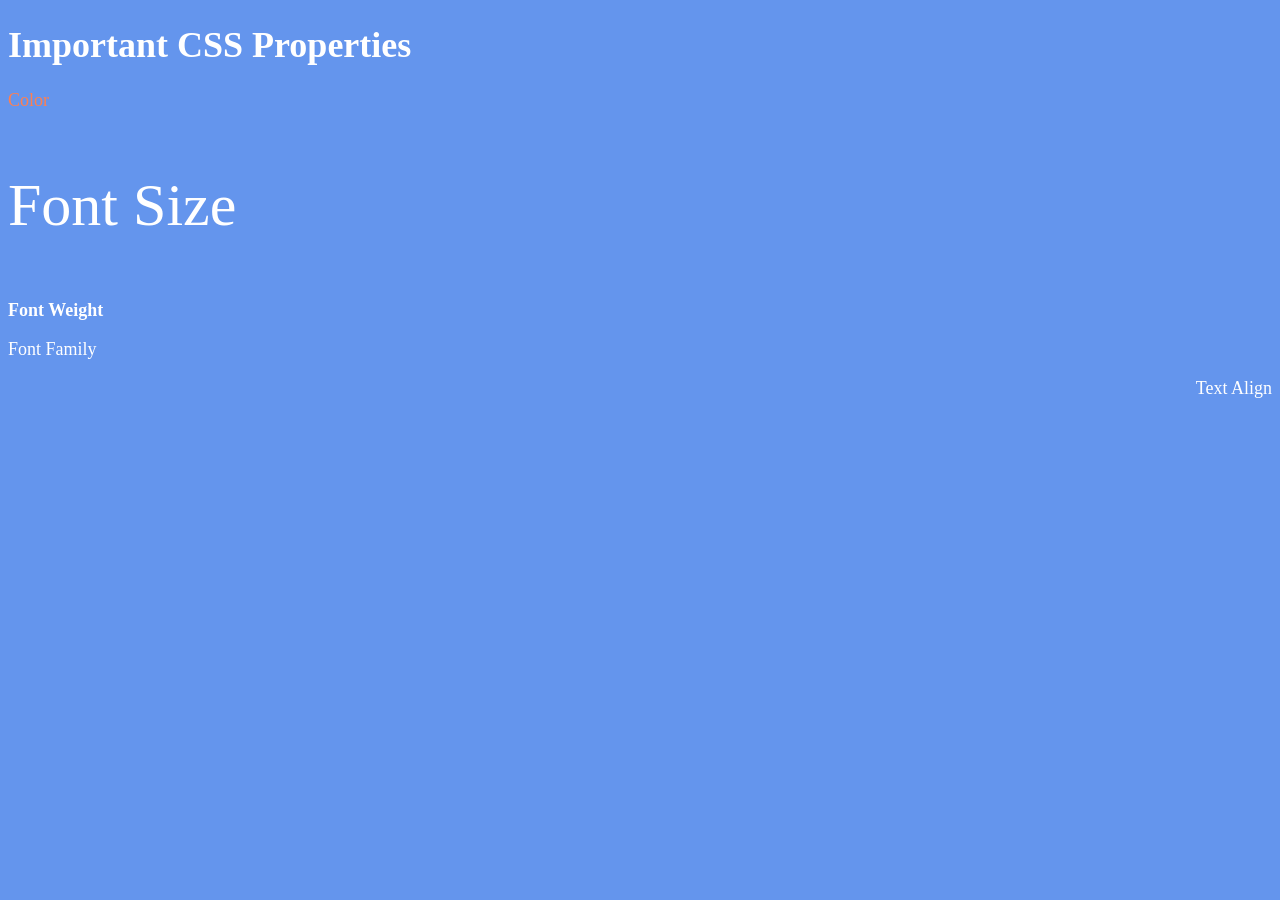
<file: 6.1+Font+Properties/index.html>
<!DOCTYPE html>
<html lang="en">

<head>
  <meta charset="UTF-8">
  <title>CSS Properties</title>
  <style>
    body {
      background-color: cornflowerblue;
      color: white;
      font-size: 18px;
    }

    /* Don't change the CSS above, add Your CSS below */
    #one{
      color: coral;
    }
    #size{
      color: white;
      font-size: 2rem; /* Assuming root font size is 16px, 2rem = 32px */
    }
    #weight{
      font-weight: 900;
    }
    #family{
      font-family: 'Caveat', cursive;
      font-weight: 400; /* Regular weight */
    }
    #align{
      text-align: right;
    }
    html {
      font-size: 30px; 
    }
    @import url('https://fonts.googleapis.com/css2?family=Caveat:wght@400&display=swap');

    
  </style>
</head>

<body>
  <h1>Important CSS Properties</h1>
  <p id="one">Color</p>
  <p id="size">Font Size</p>
  <p id="weight">Font Weight</p>
  <p id="family">Font Family</p>
  <p id="align">Text Align</p>

  <!-- TODOs
  1. Change the color of <p>Color</p> to "coral" color.
  2. Change the font size of <p>Font Size</p> to 2X the size of the root font size.
  3. Change the font weight of <p>Font Weight</p> to 900.
  4. Change the font family of <p>Font Family</p> to the Google font Caveat with regular (400) font weight.
  Link: https://fonts.google.com/specimen/Caveat
  5. Change the <p>Text Align</p> to right align.
  6. Change the the root (html element) font size to 30px -->
</body>

</html>
</file>
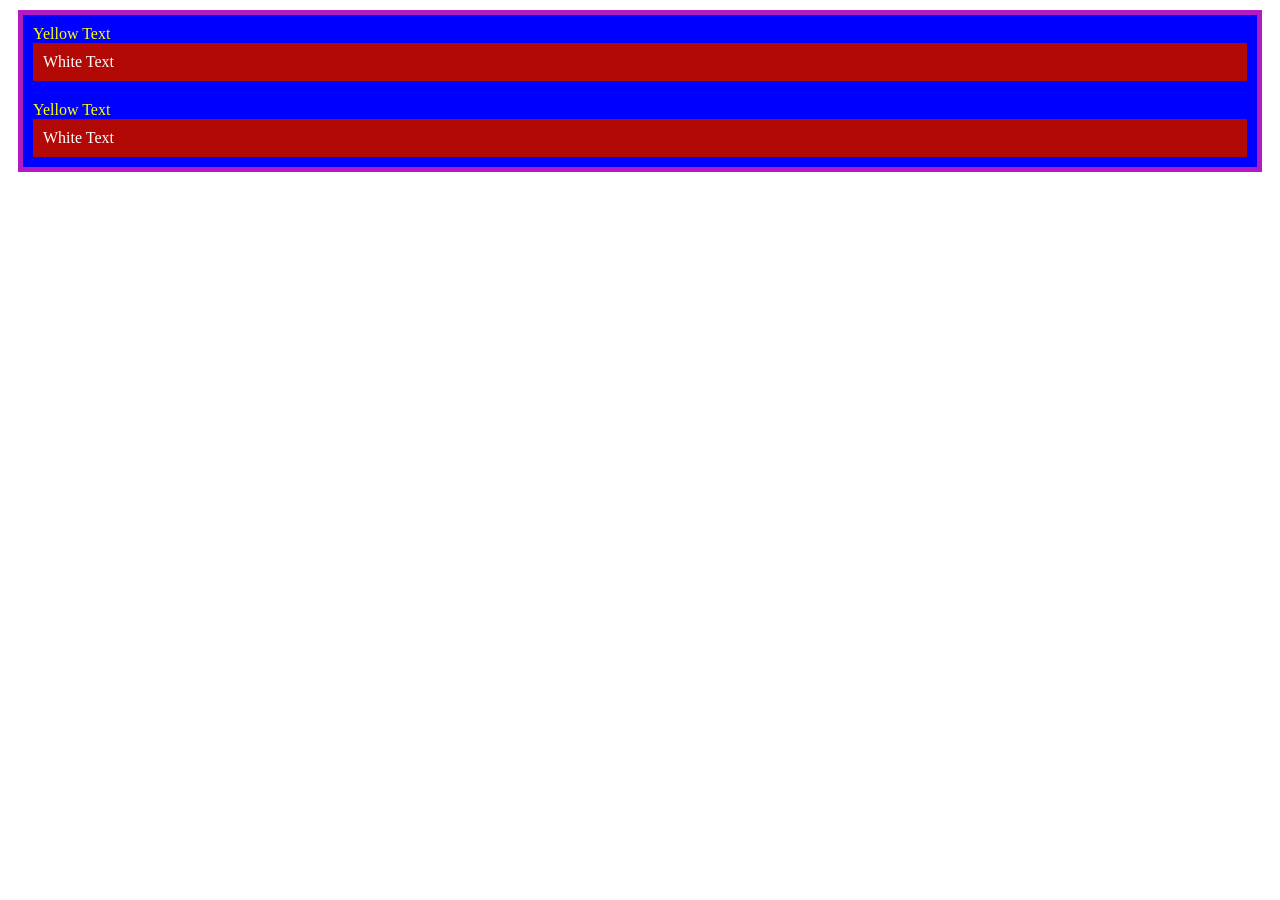
<file: 7.0+CSS+Cascade/index.html>
<!DOCTYPE html>
<html lang="en">

<head>
  <meta charset="UTF-8">
  <title>CSS Cascade</title>
  <link rel="stylesheet" href="./style.css">
  <style>
    .out-box {
      border: 5px solid rgb(178, 26, 198);
      margin: 10px;
      gap: 20px;
    }
    .inner-box{
      background-color: rgb(179, 9, 6);
    }
    .yelt{
      color: yellow;
    }
    .white-text{
      color: white;
    }
    

  </style>
</head>

<body>
  <div id="outer-box" class="out-box">
    <div class="box">
      <p id="yellowtext">Yellow Text</p>
      <div class="box inner-box">
        <p class="white-text">White Text</p>
      </div>
    </div>
    <div class="box">
      <p  id="Yelt">Yellow Text</p>
      <div class="box inner-box">
        <p class="white-text">White Text</p>
      </div>
    </div>
  </div>
</body>

</html>
</file>
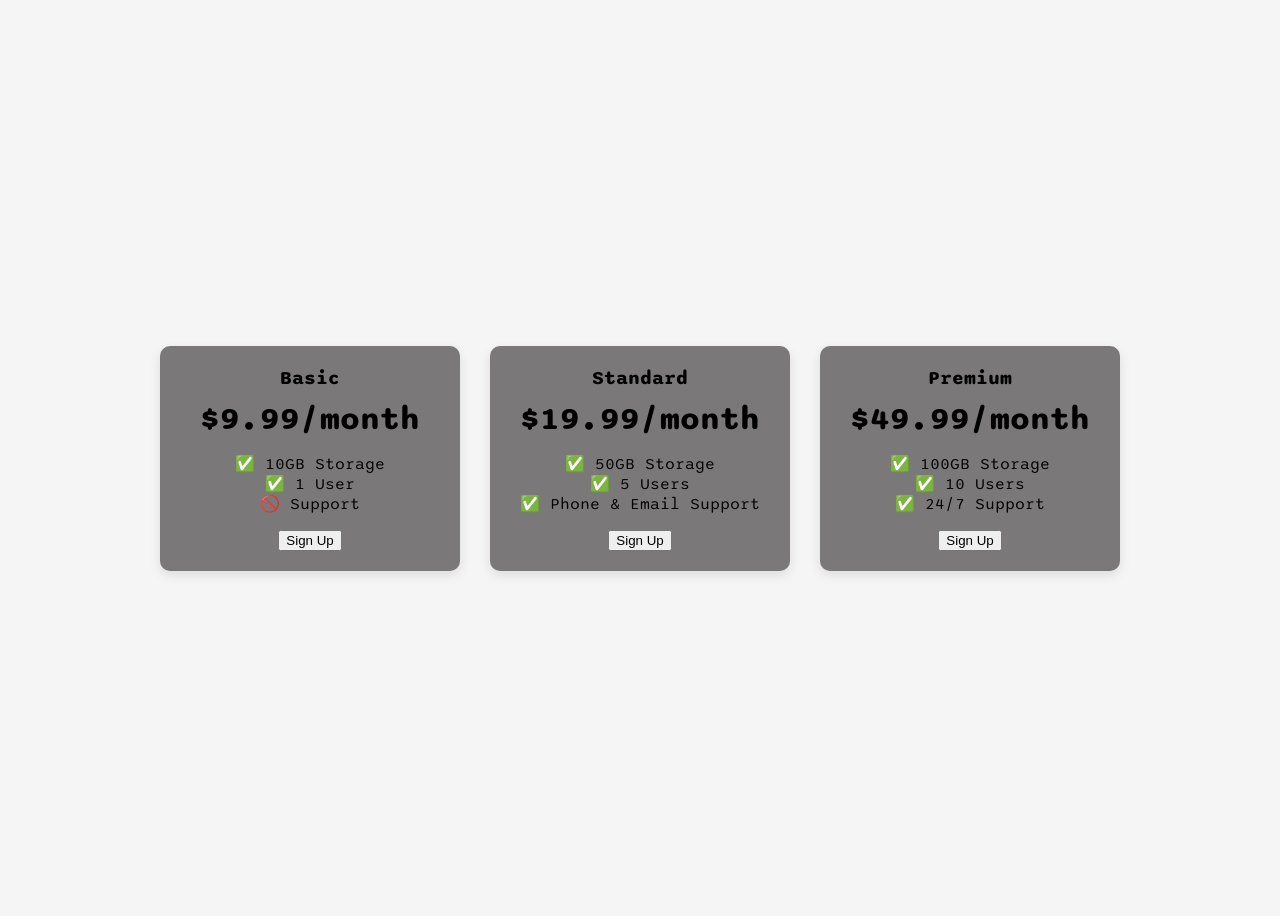
<file: 9.4+Flexbox+Pricing+Table+Project/index.html>
<!DOCTYPE html>
<html>
  <head>
    <title>Flexbox Pricing Table</title>
    <link rel="preconnect" href="https://fonts.googleapis.com" />
    <link rel="preconnect" href="https://fonts.gstatic.com" crossorigin />
    <link
      href="https://fonts.googleapis.com/css2?family=Sono:wght@400;700&display=swap"
      rel="stylesheet"
    />
    <style>
      body {
  font-family: "Sono", sans-serif;
  background-color: #f5f5f5;
}

/* MAIN CONTAINER */
.pricing-container {
  display: flex;                 /* 🔑 FLEXBOX */
    justify-content: center;       /* center horizontally */
  align-items: center;
  gap: 30px;                     /* space between cards */
  height: 100vh;
}

/* EACH PRICING CARD */
.pricing-plan {
  background-color: rgb(122, 120, 120);
  border-radius: 10px;
  padding: 20px;
  width: 260px;
  text-align: center;
  box-shadow: 0 4px 12px rgba(0, 0, 0, 0.1);
}

/* TITLE */
.plan-title {
  font-size: 1.2rem;
  font-weight: bold;
}

/* PRICE */
.plan-price {
  font-size: 2rem;
  font-weight: bold;
  margin: 10px 0;
}

/* FEATURES */
.plan-features {
  list-style: none;
  padding: 0;
 /,8mnbvcsgtqeQA
.plan-features li {
  margin-bottom: 10px;
}

/* BUTTON */
.plan-button {
  background-color: orange;
  color: white;
  border: none;
  padding: 10px 20px;
  border-radius: 6px;
  cursor: pointer;
}

/* RESPONSIVE (STACK ON SMALL SCREENS) */
@media (max-width: 1250px) {
  .pricing-container {
    flex-direction: column;
    height: auto;
  }
}
      
      
    </style>
  </head>

  <body>
    <div class="pricing-container">
      <div class="pricing-plan">
        <div class="plan-title">Basic</div>
        <div class="plan-price">$9.99/month</div>
        <ul class="plan-features">
          <li>✅ 10GB Storage</li>
          <li>✅ 1 User</li>
          <li>🚫 Support</li>
        </ul>
        <button class="plan-button">Sign Up</button>
      </div>
      <div class="pricing-plan">
        <div class="plan-title">Standard</div>
        <div class="plan-price">$19.99/month</div>
        <ul class="plan-features">
          <li>✅ 50GB Storage</li>
          <li>✅ 5 Users</li>
          <li>✅ Phone &amp; Email Support</li>
        </ul>
        <button class="plan-button">Sign Up</button>
      </div>
      <div class="pricing-plan">
        <div class="plan-title">Premium</div>
        <div class="plan-price">$49.99/month</div>
        <ul class="plan-features">
          <li>✅ 100GB Storage</li>
          <li>✅ 10 Users</li>
          <li>✅ 24/7 Support</li>
        </ul>
        <button class="plan-button">Sign Up</button>
      </div>
    </div>
  </body>
</html>
</file>
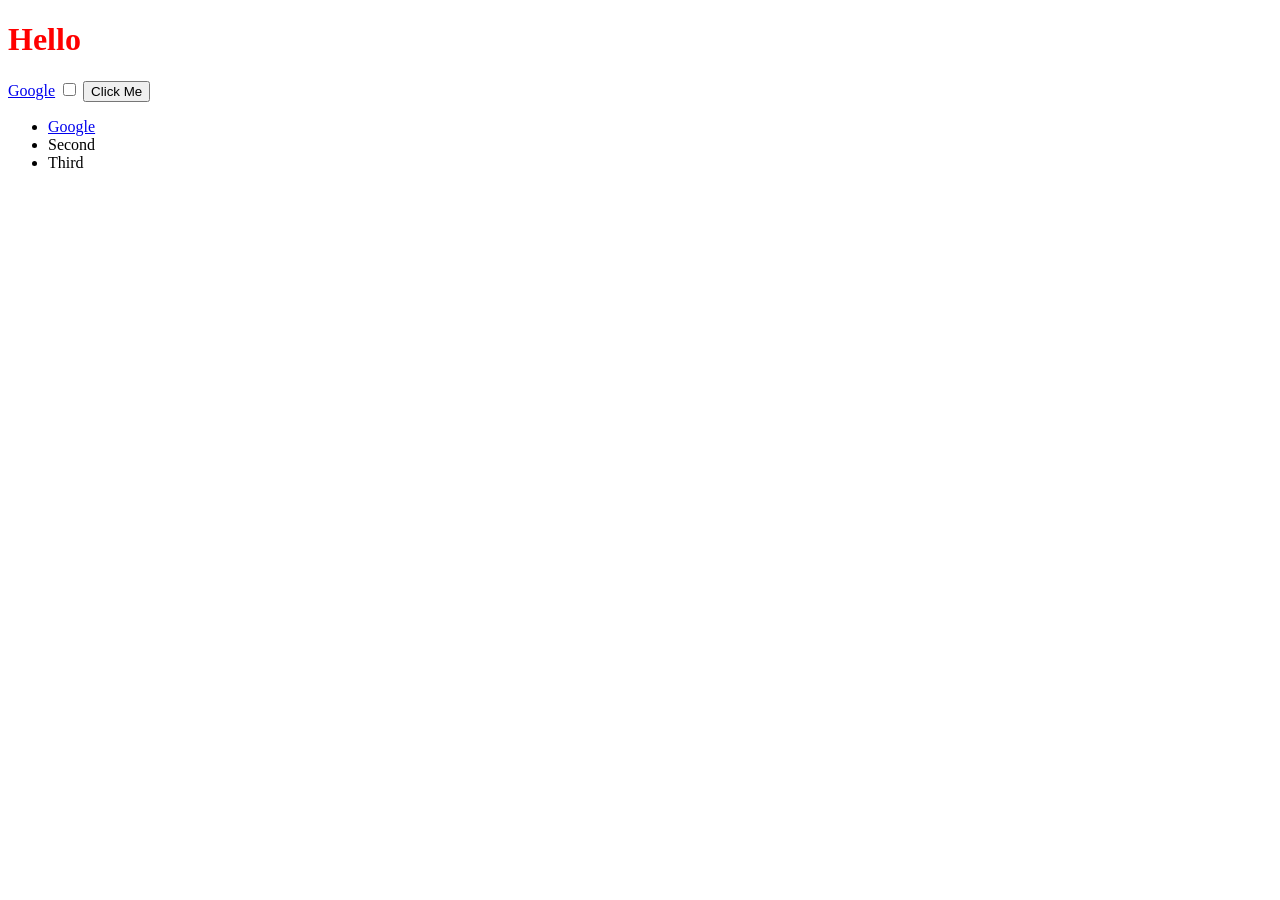
<file: DOM Challenge Starting Files/index.html>
<!DOCTYPE html>
<html lang="en" dir="ltr">
  <head>
    <meta charset="utf-8">
    <title>My Website</title>
    <link rel="stylesheet" href="styles.css">

  </head>
  <body>

    <h1 id="title">Hello</h1>
    <a href="https://www.google.com">Google</a>
    <input type="checkbox">

    <button class="btn">Click Me</button>

    <ul id="list">
      <li class="item">
        <a href="https://www.google.com">Google</a>
      </li>
      <li class="item">Second</li>
      <li class="item">Third</li>
    </ul>

  </body>
  <footer>
    
  </footer>

</html>
</file>
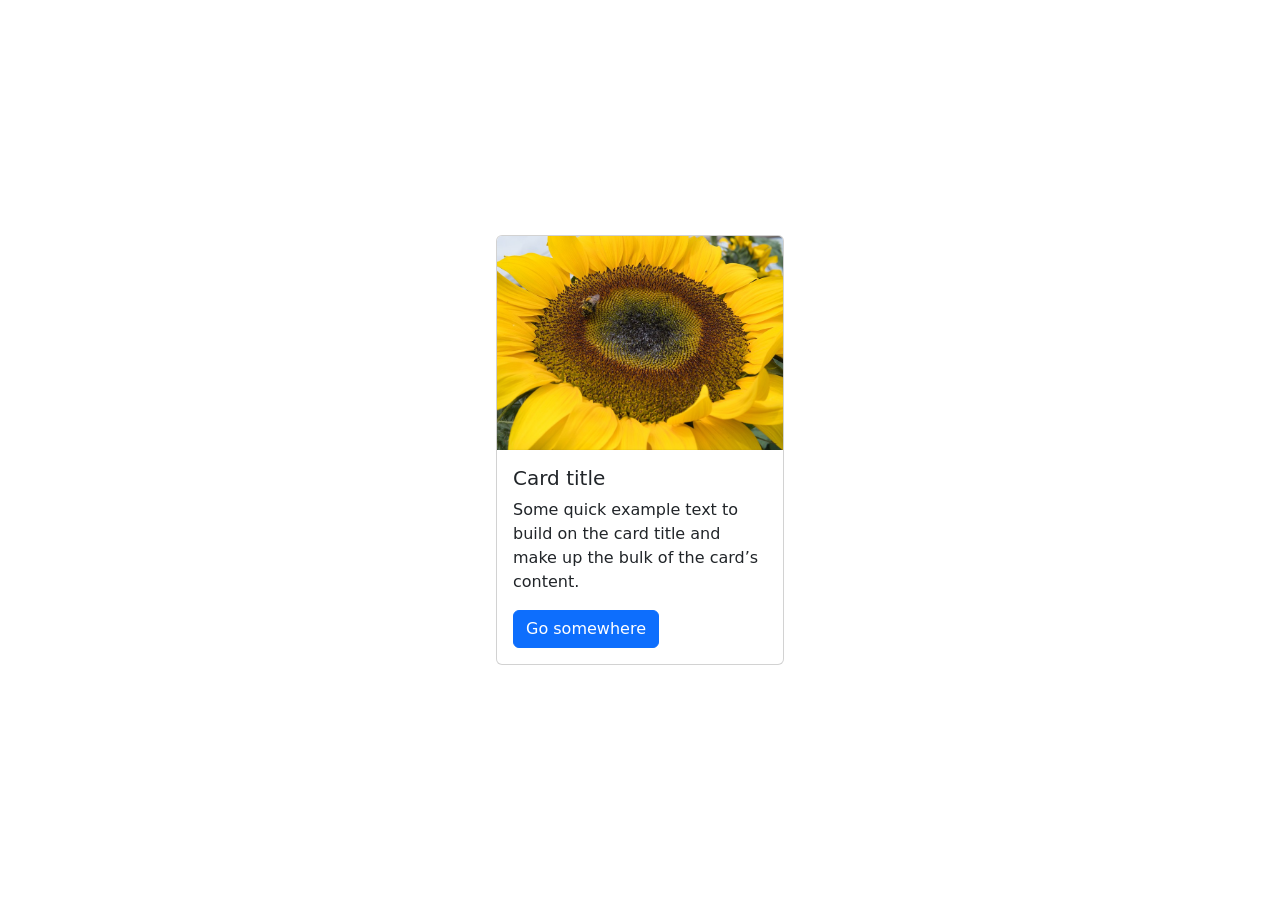
<file: 11.0+Bootstrap+Intro/11.0 Bootstrap Intro/index.html>
<!doctype html>
<html lang="en">

<head>
  <meta charset="utf-8">
  <meta name="viewport" content="width=device-width, initial-scale=1">
  <title>Bootstrap</title>
  <!-- TODO 1: Add the Bootstrap link here. -->
   <link href="https://cdn.jsdelivr.net/npm/bootstrap@5.3.8/dist/css/bootstrap.min.css" rel="stylesheet" integrity="sha384-sRIl4kxILFvY47J16cr9ZwB07vP4J8+LH7qKQnuqkuIAvNWLzeN8tE5YBujZqJLB" crossorigin="anonymous">
  <style>
    /* TODO 4: Use flexbox to center the card in the vertical and horizontal center. */
    .flex-container {
      display: flex;
      justify-content: center;
      align-items: center;
      height: 100vh;
    }
  </style>
</head>

<body>
  <div class="flex-container">
    <!-- TODO 2: Add the Bootstrap Prebuilt Card here -->
     <div class="card" style="width: 18rem;">
  <img src="flower.jpg" class="card-img-top" alt="...">
  <div class="card-body">
    <h5 class="card-title">Card title</h5>
    <p class="card-text">Some quick example text to build on the card title and make up the bulk of the card’s content.</p>
    <a href="#" class="btn btn-primary">Go somewhere</a>
  </div>
</div>
    <!-- TODO 3: Change the image src to display the flower.jpg image. -->
  </div>
</body>

</html>
</file>
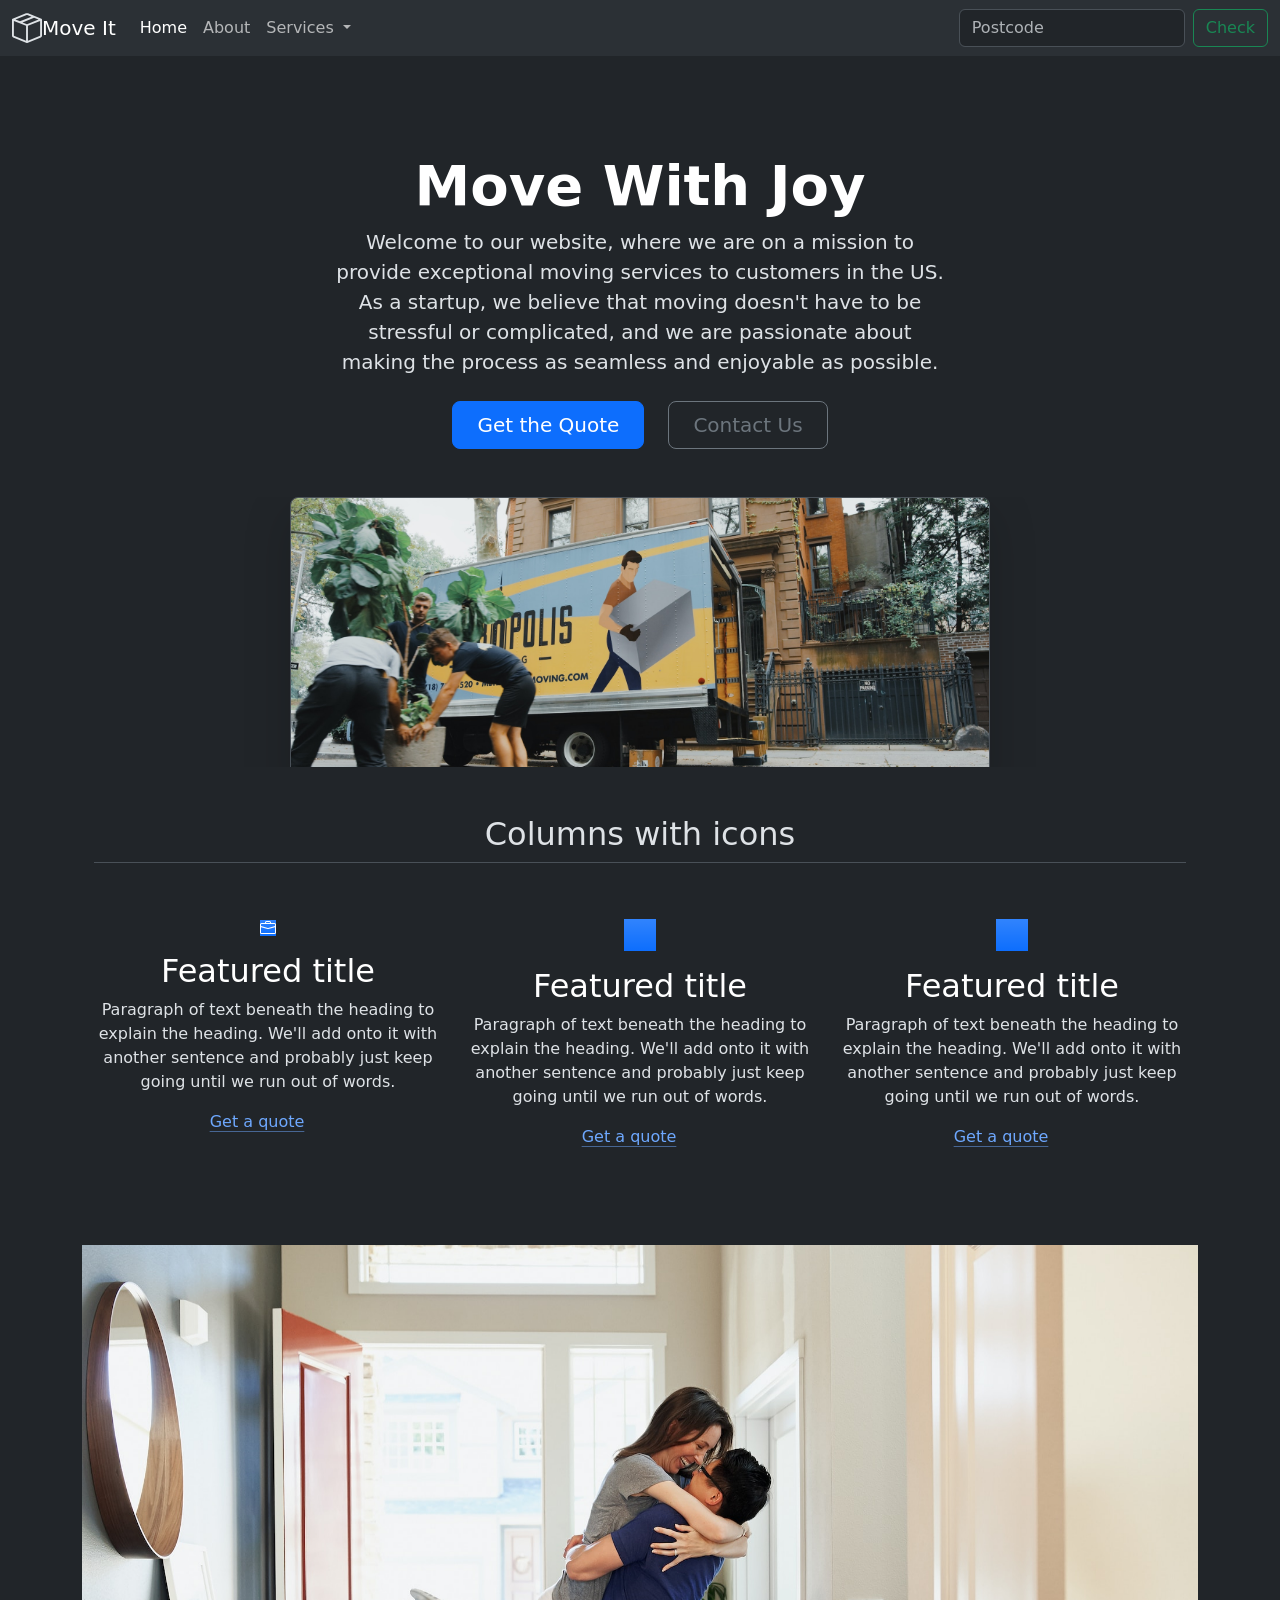
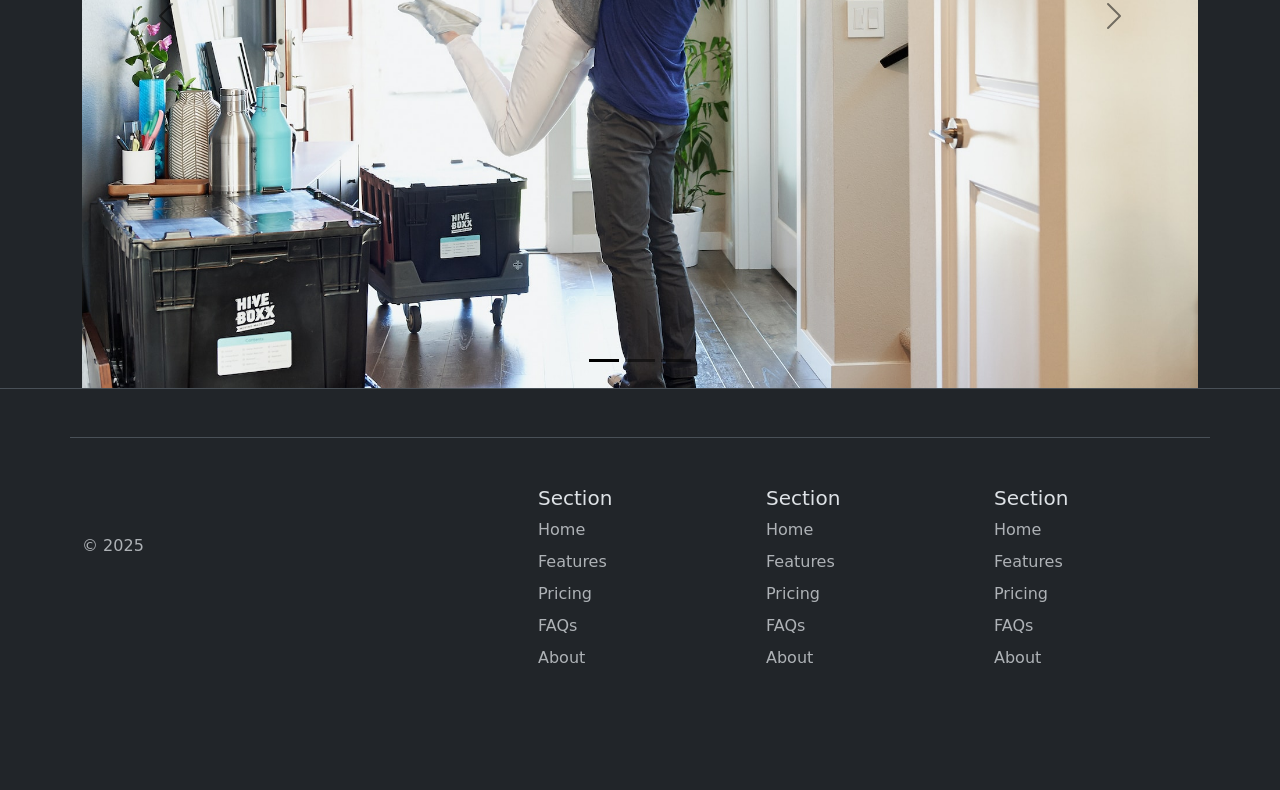
<file: 11.2+Bootstrap+Components/11.2 Bootstrap Components/index.html>
<!DOCTYPE html>
<html lang="en"data-bs-theme="dark">

<head>
  <meta charset="UTF-8">
  <meta name="viewport" content="width=device-width, initial-scale=1.0">
  <title>Bootstrap Components</title>
  <link href="https://cdn.jsdelivr.net/npm/bootstrap@5.3.0-alpha2/dist/css/bootstrap.min.css" rel="stylesheet"
    integrity="sha384-aFq/bzH65dt+w6FI2ooMVUpc+21e0SRygnTpmBvdBgSdnuTN7QbdgL+OapgHtvPp" crossorigin="anonymous">
  <style>

  </style>
</head>

<body>
  <nav class="navbar navbar-expand-lg bg-body-tertiary">
    <div class="container-fluid">
      <svg xmlns="http://www.w3.org/2000/svg" height="30" fill="currentColor" class="bi bi-box-seam"
        viewBox="0 0 16 16">
        <path
          d="M8.186 1.113a.5.5 0 0 0-.372 0L1.846 3.5l2.404.961L10.404 2zm3.564 1.426L5.596 5 8 5.961 14.154 3.5zm3.25 1.7-6.5 2.6v7.922l6.5-2.6V4.24zM7.5 14.762V6.838L1 4.239v7.923zM7.443.184a1.5 1.5 0 0 1 1.114 0l7.129 2.852A.5.5 0 0 1 16 3.5v8.662a1 1 0 0 1-.629.928l-7.185 2.874a.5.5 0 0 1-.372 0L.63 13.09a1 1 0 0 1-.63-.928V3.5a.5.5 0 0 1 .314-.464z" />
      </svg>
      <a class="navbar-brand" href="#"> Move It</a>
      <button class="navbar-toggler" type="button" data-bs-toggle="collapse" data-bs-target="#navbarSupportedContent"
        aria-controls="navbarSupportedContent" aria-expanded="false" aria-label="Toggle navigation">
        <span class="navbar-toggler-icon"></span>
      </button>
      <div class="collapse navbar-collapse" id="navbarSupportedContent">
        <ul class="navbar-nav me-auto mb-2 mb-lg-0">
          <li class="nav-item">
            <a class="nav-link active" aria-current="page" href="#">Home</a>
          </li>
          <li class="nav-item">
            <a class="nav-link" href="#">About</a>
          </li>
          <li class="nav-item dropdown">
            <a class="nav-link dropdown-toggle" href="#" role="button" data-bs-toggle="dropdown" aria-expanded="false">
              Services
            </a>
            <ul class="dropdown-menu">
              <li><a class="dropdown-item" href="#">Action</a></li>
              <li><a class="dropdown-item" href="#">Another action</a></li>
              <li>
                <hr class="dropdown-divider">
              </li>
              <li><a class="dropdown-item" href="#">Something else here</a></li>
            </ul>
          </li>
        </ul>
        <form class="d-flex" role="search">
          <input class="form-control me-2" type="search" placeholder="Postcode" aria-label="Search" />
          <button class="btn btn-outline-success" type="submit">Check</button>
        </form>
      </div>
    </div>
  </nav>
  <div class="px-4 pt-5 my-5 text-center border-bottom">
    <h1 class="display-4 fw-bold text-body-emphasis">Move With Joy</h1>
    <div class="col-lg-6 mx-auto">
      <p class="lead mb-4">Welcome to our website, where we are on a mission to provide exceptional moving services to
        customers in the US. As a
        startup, we believe that moving doesn't have to be stressful or complicated, and we are passionate about making
        the
        process as seamless and enjoyable as possible.</p>
      <div class="d-grid gap-2 d-sm-flex justify-content-sm-center mb-5"> <button type="button"
          class="btn btn-primary btn-lg px-4 me-sm-3">Get the Quote</button> <button type="button"
          class="btn btn-outline-secondary btn-lg px-4">Contact Us</button> </div>
    </div>
    <div class="overflow-hidden" style="max-height: 30vh;">
      <div class="container px-5"> <img src="moving-van.jpg" class="img-fluid border rounded-3 shadow-lg mb-4"
          alt="Example image" width="700" height="800" loading="lazy"> </div>
    </div>
    <div class="container px-4 py-5" id="featured-3">
      <h2 class="pb-2 border-bottom">Columns with icons</h2>
      <div class="row g-4 py-5 row-cols-1 row-cols-lg-3">
        <div class="feature col">
          <div
            class="feature-icon d-inline-flex align-items-center justify-content-center text-bg-primary bg-gradient fs-2 mb-3">
            <img src="briefcase.svg" alt="Icon 1">
          </div>
          <h3 class="fs-2 text-body-emphasis">Featured title</h3>
          <p>Paragraph of text beneath the heading to explain the heading. We'll add onto it with another sentence and
            probably just keep going until we run out of words.</p> <a href="#" class="icon-link">
            Get a quote
            <svg class="bi" aria-hidden="true">
              <use xlink:href="#chevron-right"></use>
            </svg> </a>
        </div>
        <div class="feature col">
          <div
            class="feature-icon d-inline-flex align-items-center justify-content-center text-bg-primary bg-gradient fs-2 mb-3">
            <svg class="bi" width="1em" height="1em" aria-hidden="true">
              <use xlink:href="#people-circle"></use>
            </svg>
          </div>
          <h3 class="fs-2 text-body-emphasis">Featured title</h3>
          <p>Paragraph of text beneath the heading to explain the heading. We'll add onto it with another sentence and
            probably just keep going until we run out of words.</p> <a href="#" class="icon-link">
            Get a quote
            <svg class="bi" aria-hidden="true">
              <use xlink:href="#chevron-right"></use>
            </svg> </a>
        </div>
        <div class="feature col">
          <div
            class="feature-icon d-inline-flex align-items-center justify-content-center text-bg-primary bg-gradient fs-2 mb-3">
            <svg class="bi" width="1em" height="1em" aria-hidden="true">
              <use xlink:href="#toggles2"></use>
            </svg>
          </div>
          <h3 class="fs-2 text-body-emphasis">Featured title</h3>
          <p>Paragraph of text beneath the heading to explain the heading. We'll add onto it with another sentence and
            probably just keep going until we run out of words.</p> <a href="#" class="icon-link">
            Get a quote
            <svg class="bi" aria-hidden="true">
              <use xlink:href="#chevron-right"></use>
            </svg> </a>
        </div>
      </div>
    </div>
    <div class="container">
      <div id="carouselExampleIndicators" class="carousel slide">
        <div class="carousel-indicators">
          <button type="button" data-bs-target="#carouselExampleIndicators" data-bs-slide-to="0" class="active"
            aria-current="true" aria-label="Slide 1"></button>
          <button type="button" data-bs-target="#carouselExampleIndicators" data-bs-slide-to="1"
            aria-label="Slide 2"></button>
          <button type="button" data-bs-target="#carouselExampleIndicators" data-bs-slide-to="2"
            aria-label="Slide 3"></button>
        </div>

        <div class="carousel-inner">
          <div class="carousel-item active">
            <img src="./couple.jpg" class="d-block w-100" alt="couple">
          </div>
          <div class="carousel-item">
            <img src="./dog.jpg" class="d-block w-100" alt="dog image">
          </div>
          <div class="carousel-item">
            <img src="./family.jpg" class="d-block w-100" alt="family">
          </div>
        </div>
        <button class="carousel-control-prev" type="button" data-bs-target="#carouselExampleIndicators"
          data-bs-slide="prev">
          <span class="carousel-control-prev-icon" aria-hidden="true"></span>
          <span class="visually-hidden">Previous</span>
        </button>
        <button class="carousel-control-next" type="button" data-bs-target="#carouselExampleIndicators"
          data-bs-slide="next">
          <span class="carousel-control-next-icon" aria-hidden="true"></span>
          <span class="visually-hidden">Next</span>
        </button>
      </div>
    </div>
  </div>
  <div class="container">
    <footer class="row row-cols-1 row-cols-sm-2 row-cols-md-5 py-5 my-5 border-top">
      <div class="col mb-3"> <a href="/" class="d-flex align-items-center mb-3 link-body-emphasis text-decoration-none"
          aria-label="Bootstrap"> <svg class="bi me-2" width="40" height="32" aria-hidden="true">
            <use xlink:href="#bootstrap"></use>
          </svg> </a>
        <p class="text-body-secondary">© 2025</p>
      </div>
      <div class="col mb-3"></div>
      <div class="col mb-3">
        <h5>Section</h5>
        <ul class="nav flex-column">
          <li class="nav-item mb-2"><a href="#" class="nav-link p-0 text-body-secondary">Home</a></li>
          <li class="nav-item mb-2"><a href="#" class="nav-link p-0 text-body-secondary">Features</a></li>
          <li class="nav-item mb-2"><a href="#" class="nav-link p-0 text-body-secondary">Pricing</a></li>
          <li class="nav-item mb-2"><a href="#" class="nav-link p-0 text-body-secondary">FAQs</a></li>
          <li class="nav-item mb-2"><a href="#" class="nav-link p-0 text-body-secondary">About</a></li>
        </ul>
      </div>
      <div class="col mb-3">
        <h5>Section</h5>
        <ul class="nav flex-column">
          <li class="nav-item mb-2"><a href="#" class="nav-link p-0 text-body-secondary">Home</a></li>
          <li class="nav-item mb-2"><a href="#" class="nav-link p-0 text-body-secondary">Features</a></li>
          <li class="nav-item mb-2"><a href="#" class="nav-link p-0 text-body-secondary">Pricing</a></li>
          <li class="nav-item mb-2"><a href="#" class="nav-link p-0 text-body-secondary">FAQs</a></li>
          <li class="nav-item mb-2"><a href="#" class="nav-link p-0 text-body-secondary">About</a></li>
        </ul>
      </div>
      <div class="col mb-3">
        <h5>Section</h5>
        <ul class="nav flex-column">
          <li class="nav-item mb-2"><a href="#" class="nav-link p-0 text-body-secondary">Home</a></li>
          <li class="nav-item mb-2"><a href="#" class="nav-link p-0 text-body-secondary">Features</a></li>
          <li class="nav-item mb-2"><a href="#" class="nav-link p-0 text-body-secondary">Pricing</a></li>
          <li class="nav-item mb-2"><a href="#" class="nav-link p-0 text-body-secondary">FAQs</a></li>
          <li class="nav-item mb-2"><a href="#" class="nav-link p-0 text-body-secondary">About</a></li>
        </ul>
      </div>
    </footer>
  </div>
  <script src="https://cdn.jsdelivr.net/npm/bootstrap@5.3.8/dist/js/bootstrap.bundle.min.js"
    integrity="sha384-FKyoEForCGlyvwx9Hj09JcYn3nv7wiPVlz7YYwJrWVcXK/BmnVDxM+D2scQbITxI"
    crossorigin="anonymous"></script>
</body>

</html>
</file>
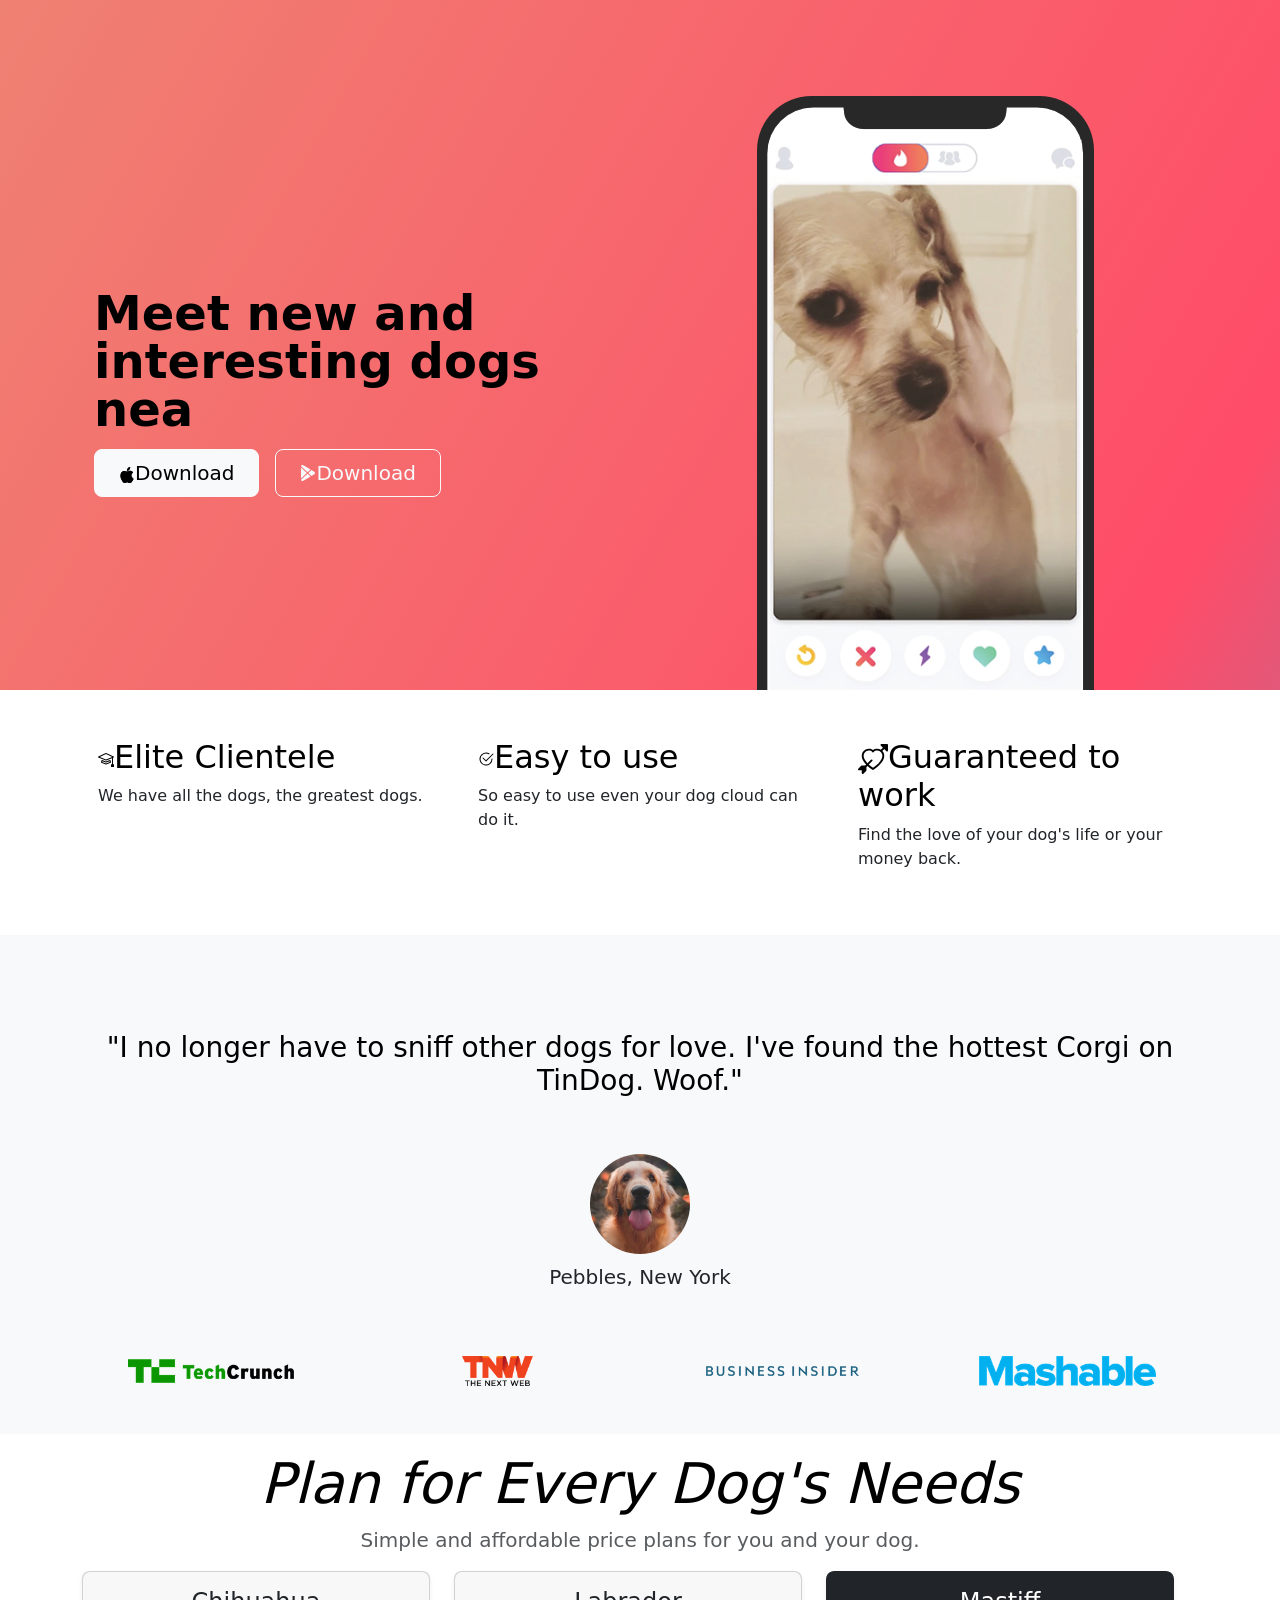
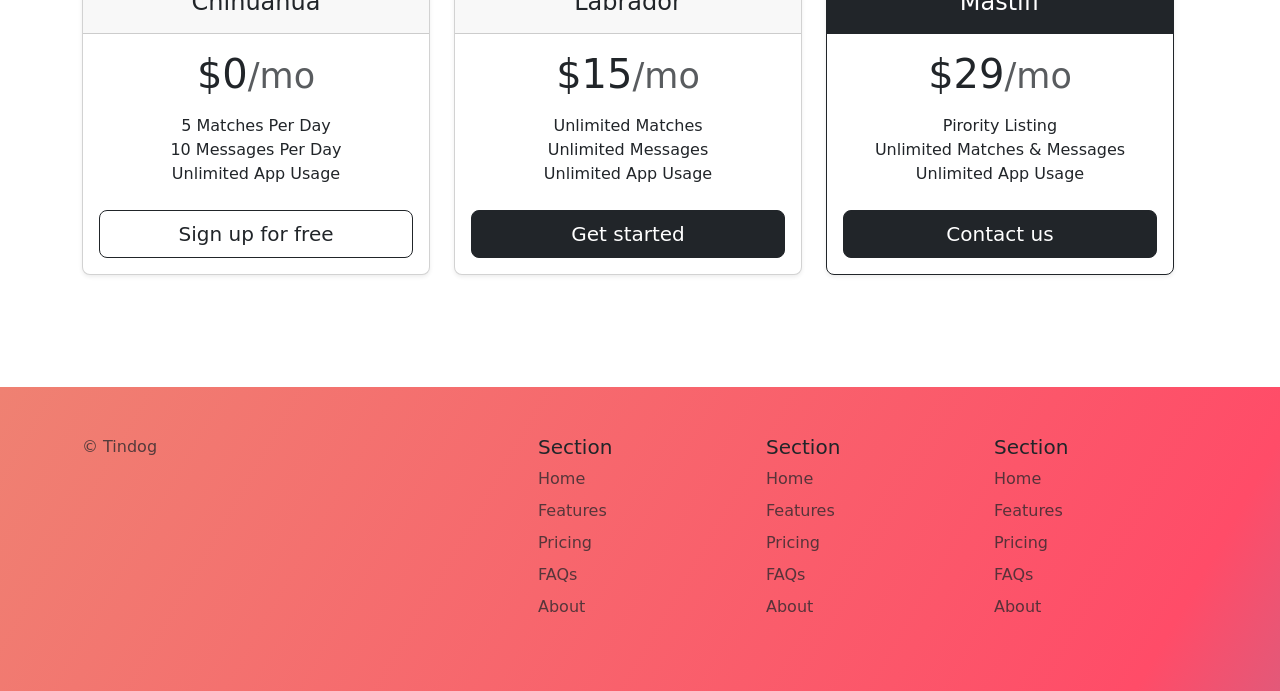
<file: 11.3+TinDog+Project/11.3 TinDog Project/index.html>
<!DOCTYPE html>
<html lang="en">

<head>
  <meta charset="UTF-8">
  <meta name="viewport" content="width=device-width, initial-scale=1.0">
  <title>TinDog</title>
  <link href="https://cdn.jsdelivr.net/npm/bootstrap@5.3.8/dist/css/bootstrap.min.css" rel="stylesheet"
    integrity="sha384-sRIl4kxILFvY47J16cr9ZwB07vP4J8+LH7qKQnuqkuIAvNWLzeN8tE5YBujZqJLB" crossorigin="anonymous">
  <link rel="stylesheet" href="css/style.css">
</head>

<body>

  <!-- Title -->
  <section id="title" class="gradient-background">
    <div class="container col-xxl-8 px-4 pt-5">
      <div class="row flex-lg-row-reverse align-items-center g-5 pt-5">
        <div class="col-10 col-sm-8 col-lg-6"> <img src="./images/iphone.png" class="d-block mx-lg-auto img-fluid"
            alt="Bootstrap Themes" height="200" loading="lazy"> </div>
        <div class="col-lg-6">
          <h1 class="display-5 fw-bold text-body-emphasis lh-1 mb-3">Meet new and interesting dogs nea</h1>
          <div class="d-grid gap-2 d-md-flex justify-content-md-start"> <button type="button"
              class="btn btn-light btn-lg px-4 me-md-2"><svg xmlns="http://www.w3.org/2000/svg" width="16" height="16"
                fill="currentColor" class="bi bi-apple" viewBox="0 0 16 16">
                <path
                  d="M11.182.008C11.148-.03 9.923.023 8.857 1.18c-1.066 1.156-.902 2.482-.878 2.516s1.52.087 2.475-1.258.762-2.391.728-2.43m3.314 11.733c-.048-.096-2.325-1.234-2.113-3.422s1.675-2.789 1.698-2.854-.597-.79-1.254-1.157a3.7 3.7 0 0 0-1.563-.434c-.108-.003-.483-.095-1.254.116-.508.139-1.653.589-1.968.607-.316.018-1.256-.522-2.267-.665-.647-.125-1.333.131-1.824.328-.49.196-1.422.754-2.074 2.237-.652 1.482-.311 3.83-.067 4.56s.625 1.924 1.273 2.796c.576.984 1.34 1.667 1.659 1.899s1.219.386 1.843.067c.502-.308 1.408-.485 1.766-.472.357.013 1.061.154 1.782.539.571.197 1.111.115 1.652-.105.541-.221 1.324-1.059 2.238-2.758q.52-1.185.473-1.282" />
                <path
                  d="M11.182.008C11.148-.03 9.923.023 8.857 1.18c-1.066 1.156-.902 2.482-.878 2.516s1.52.087 2.475-1.258.762-2.391.728-2.43m3.314 11.733c-.048-.096-2.325-1.234-2.113-3.422s1.675-2.789 1.698-2.854-.597-.79-1.254-1.157a3.7 3.7 0 0 0-1.563-.434c-.108-.003-.483-.095-1.254.116-.508.139-1.653.589-1.968.607-.316.018-1.256-.522-2.267-.665-.647-.125-1.333.131-1.824.328-.49.196-1.422.754-2.074 2.237-.652 1.482-.311 3.83-.067 4.56s.625 1.924 1.273 2.796c.576.984 1.34 1.667 1.659 1.899s1.219.386 1.843.067c.502-.308 1.408-.485 1.766-.472.357.013 1.061.154 1.782.539.571.197 1.111.115 1.652-.105.541-.221 1.324-1.059 2.238-2.758q.52-1.185.473-1.282" />
              </svg>Download</button> <button type="button" class="btn btn-outline-light btn-lg px-4"><svg
                xmlns="http://www.w3.org/2000/svg" width="16" height="16" fill="currentColor"
                class="bi bi-google-play mb-1" viewBox="0 0 16 16">
                <path
                  d="M14.222 9.374c1.037-.61 1.037-2.137 0-2.748L11.528 5.04 8.32 8l3.207 2.96 2.694-1.586Zm-3.595 2.116L7.583 8.68 1.03 14.73c.201 1.029 1.36 1.61 2.303 1.055l7.294-4.295ZM1 13.396V2.603L6.846 8 1 13.396ZM1.03 1.27l6.553 6.05 3.044-2.81L3.333.215C2.39-.341 1.231.24 1.03 1.27Z" />
              </svg>Download</button> </div>
        </div>
      </div>
    </div>
  </section>
  <!-- Features -->
  <section id="features">
    <div class="container">
      <div class="row g-4 py-5 row-cols-1 row-cols-lg-3">
        <div class="col d-flex align-items-start">
          <div
            class="icon-square text-body-emphasis bg-body-secondary d-inline-flex align-items-center justify-content-center fs-4 flex-shrink-0 me-3">
          </div>
          <div>
            <h3 class="fs-2 text-body-emphasis"><svg xmlns="http://www.w3.org/2000/svg" width="16" height="16"
                fill="currentColor" class="bi bi-mortarboard" viewBox="0 0 16 16">
                <path
                  d="M8.211 2.047a.5.5 0 0 0-.422 0l-7.5 3.5a.5.5 0 0 0 .025.917l7.5 3a.5.5 0 0 0 .372 0L14 7.14V13a1 1 0 0 0-1 1v2h3v-2a1 1 0 0 0-1-1V6.739l.686-.275a.5.5 0 0 0 .025-.917zM8 8.46 1.758 5.965 8 3.052l6.242 2.913z" />
                <path
                  d="M4.176 9.032a.5.5 0 0 0-.656.327l-.5 1.7a.5.5 0 0 0 .294.605l4.5 1.8a.5.5 0 0 0 .372 0l4.5-1.8a.5.5 0 0 0 .294-.605l-.5-1.7a.5.5 0 0 0-.656-.327L8 10.466zm-.068 1.873.22-.748 3.496 1.311a.5.5 0 0 0 .352 0l3.496-1.311.22.748L8 12.46z" />
              </svg>Elite Clientele</h3>
            <p>We have all the dogs, the greatest dogs.</p>
          </div>
        </div>
        <div class="col d-flex align-items-start">
          <div
            class="icon-square text-body-emphasis bg-body-secondary d-inline-flex align-items-center justify-content-center fs-4 flex-shrink-0 me-3">
          </div>
          <div>
            <h3 class="fs-2 text-body-emphasis"><svg xmlns="http://www.w3.org/2000/svg" width="16" height="16"
                fill="currentColor" class="bi bi-check2-circle" viewBox="0 0 16 16">
                <path
                  d="M2.5 8a5.5 5.5 0 0 1 8.25-4.764.5.5 0 0 0 .5-.866A6.5 6.5 0 1 0 14.5 8a.5.5 0 0 0-1 0 5.5 5.5 0 1 1-11 0" />
                <path
                  d="M15.354 3.354a.5.5 0 0 0-.708-.708L8 9.293 5.354 6.646a.5.5 0 1 0-.708.708l3 3a.5.5 0 0 0 .708 0z" />
              </svg>Easy to use</h3>
            <p>So easy to use even your dog cloud can do it.</p>
          </div>
        </div>
        <div class="col d-flex align-items-start">
          <div
            class="icon-square text-body-emphasis bg-body-secondary d-inline-flex align-items-center justify-content-center fs-4 flex-shrink-0 me-3">
          </div>
          <div>
            <h3 class="fs-2 text-body-emphasis"><svg xmlns="http://www.w3.org/2000/svg" height="30" fill="currentColor"
                class="bi bi-arrow-through-heart" viewBox="0 0 16 16">
                <path fill-rule="evenodd"
                  d="M2.854 15.854A.5.5 0 0 1 2 15.5V14H.5a.5.5 0 0 1-.354-.854l1.5-1.5A.5.5 0 0 1 2 11.5h1.793l.53-.53c-.771-.802-1.328-1.58-1.704-2.32-.798-1.575-.775-2.996-.213-4.092C3.426 2.565 6.18 1.809 8 3.233c1.25-.98 2.944-.928 4.212-.152L13.292 2 12.147.854A.5.5 0 0 1 12.5 0h3a.5.5 0 0 1 .5.5v3a.5.5 0 0 1-.854.354L14 2.707l-1.006 1.006c.236.248.44.531.6.845.562 1.096.585 2.517-.213 4.092-.793 1.563-2.395 3.288-5.105 5.08L8 13.912l-.276-.182a21.86 21.86 0 0 1-2.685-2.062l-.539.54V14a.5.5 0 0 1-.146.354l-1.5 1.5Zm2.893-4.894A20.419 20.419 0 0 0 8 12.71c2.456-1.666 3.827-3.207 4.489-4.512.679-1.34.607-2.42.215-3.185-.817-1.595-3.087-2.054-4.346-.761L8 4.62l-.358-.368c-1.259-1.293-3.53-.834-4.346.761-.392.766-.464 1.845.215 3.185.323.636.815 1.33 1.519 2.065l1.866-1.867a.5.5 0 1 1 .708.708L5.747 10.96Z" />
              </svg>Guaranteed to work</h3>
            <p>Find the love of your dog's life or your money back.</p>
          </div>
        </div>
      </div>
    </div>
  </section>
  <!-- Testimonial -->
  <section id="testimonial">
    <div class="p-5 text-center bg-body-tertiary">
      <div class="container py-5">
        <h3 class="text-body-emphasis">"I no longer have to sniff other dogs for love. I've found the hottest Corgi on
          TinDog. Woof."</h3>
        <img class="profile-img mt-5" src="./images/dog-img.jpg" alt="dog image">
        <p class="col-lg-8 mx-auto lead mt-2">
          Pebbles, New York
        </p>
      </div>
      <div class="container">
        <div class="row">
          <div class="col-xl-3" col-sm-12>
            <img src="./images/techcrunch.png" alt="Google logo" height="30">
          </div>
          <div class="col-xl-3" col-sm-12>
            <img src="./images/tnw.png" alt="Google logo" height="30">
          </div>
          <div class="col-xl-3" col-sm-12>
            <img src="./images/bizinsider.png" alt="Google logo" height="30">
          </div>
          <div class="col-xl-3" col-sm-12>
            <img src="./images/mashable.png" alt="Google logo" height="30">
          </div>
        </div>
      </div>
    </div>
  </section>
  <!-- Pricing -->
  <section id="pricing">
    <div class="pricing-header p-3 pb-md-4 mx-auto text-center">
      <h2 class="display-4 fw-normal text-body-emphasis"><span><i>Plan for Every Dog's Needs</i></span> </h2>
      <p class="fs-5 text-body-secondary">
        Simple and affordable price plans for you and your dog.
      </p>
      <div class="container">
        <div class="row">
          <div class="row row-cols-1 row-cols-md-3 mb-3 text-center">
            <div class="col">
              <div class="card mb-4 rounded-3 shadow-sm">
                <div class="card-header py-3">
                  <h4 class="my-0 fw-normal">Chihuahua</h4>
                </div>
                <div class="card-body">
                  <h1 class="card-title pricing-card-title">$0<small class="text-body-secondary fw-light">/mo</small>
                  </h1>
                  <ul class="list-unstyled mt-3 mb-4">
                    <li>5 Matches Per Day</li>
                    <li>10 Messages Per Day</li>
                    <li>Unlimited App Usage</li>
                  </ul>
                  <button type="button" class="w-100 btn btn-lg btn-outline-dark">Sign up for free</button>
                </div>
              </div>
            </div>
            <div class="col">
              <div class="card mb-4 rounded-3 shadow-sm">
                <div class="card-header py-3">
                  <h4 class="my-0 fw-normal">Labrador</h4>
                </div>
                <div class="card-body">
                  <h1 class="card-title pricing-card-title">$15<small class="text-body-secondary fw-light">/mo</small>
                  </h1>
                  <ul class="list-unstyled mt-3 mb-4">
                    <li>Unlimited Matches</li>
                    <li>Unlimited Messages</li>
                    <li>Unlimited App Usage</li>
                  </ul>
                  <button type="button" class="w-100 btn btn-lg btn-dark">Get started</button>
                </div>
              </div>
            </div>
            <div class="col">
              <div class="card mb-4 rounded-3 shadow-sm border-dark">
                <div class="card-header py-3 text-bg-dark border-dark">
                  <h4 class="my-0 fw-normal">Mastiff</h4>
                </div>
                <div class="card-body">
                  <h1 class="card-title pricing-card-title">$29<small class="text-body-secondary fw-light">/mo</small>
                  </h1>
                  <ul class="list-unstyled mt-3 mb-4">
                    <li>Pirority Listing</li>
                    <li>Unlimited Matches &amp; Messages</li>
                    <li>Unlimited App Usage</li>
                  </ul>
                  <button type="button" class="w-100 btn btn-lg btn-dark">Contact us</button>
                </div>
              </div>
            </div>
          </div>
        </div>
      </div>
    </div>
  </section>
  <!-- Footer -->
  <section id="footer">
           <section id="contact" class="gradient-background">
    <div class="container ">
      <footer class="row row-cols-1 row-cols-sm-2 row-cols-md-5 py-5 mt-5">
        <div class="col mb-3">

          <p class="text-body-secondary">© Tindog</p>
        </div>

        <div class="col mb-3">

        </div>

        <div class="col mb-3">
          <h5>Section</h5>
          <ul class="nav flex-column">
            <li class="nav-item mb-2"><a href="#" class="nav-link p-0 text-body-secondary">Home</a></li>
            <li class="nav-item mb-2"><a href="#" class="nav-link p-0 text-body-secondary">Features</a></li>
            <li class="nav-item mb-2"><a href="#" class="nav-link p-0 text-body-secondary">Pricing</a></li>
            <li class="nav-item mb-2"><a href="#" class="nav-link p-0 text-body-secondary">FAQs</a></li>
            <li class="nav-item mb-2"><a href="#" class="nav-link p-0 text-body-secondary">About</a></li>
          </ul>
        </div>

        <div class="col mb-3">
          <h5>Section</h5>
          <ul class="nav flex-column">
            <li class="nav-item mb-2"><a href="#" class="nav-link p-0 text-body-secondary">Home</a></li>
            <li class="nav-item mb-2"><a href="#" class="nav-link p-0 text-body-secondary">Features</a></li>
            <li class="nav-item mb-2"><a href="#" class="nav-link p-0 text-body-secondary">Pricing</a></li>
            <li class="nav-item mb-2"><a href="#" class="nav-link p-0 text-body-secondary">FAQs</a></li>
            <li class="nav-item mb-2"><a href="#" class="nav-link p-0 text-body-secondary">About</a></li>
          </ul>
        </div>

        <div class="col mb-3">
          <h5>Section</h5>
          <ul class="nav flex-column">
            <li class="nav-item mb-2"><a href="#" class="nav-link p-0 text-body-secondary">Home</a></li>
            <li class="nav-item mb-2"><a href="#" class="nav-link p-0 text-body-secondary">Features</a></li>
            <li class="nav-item mb-2"><a href="#" class="nav-link p-0 text-body-secondary">Pricing</a></li>
            <li class="nav-item mb-2"><a href="#" class="nav-link p-0 text-body-secondary">FAQs</a></li>
            <li class="nav-item mb-2"><a href="#" class="nav-link p-0 text-body-secondary">About</a></li>
          </ul>
        </div>
      </footer>
    </div>
  </section>
  </section>
  <script src="https://cdn.jsdelivr.net/npm/bootstrap@5.3.8/dist/js/bootstrap.bundle.min.js"
    integrity="sha384-FKyoEForCGlyvwx9Hj09JcYn3nv7wiPVlz7YYwJrWVcXK/BmnVDxM+D2scQbITxI"
    crossorigin="anonymous"></script>
</body>

</html>
</file>
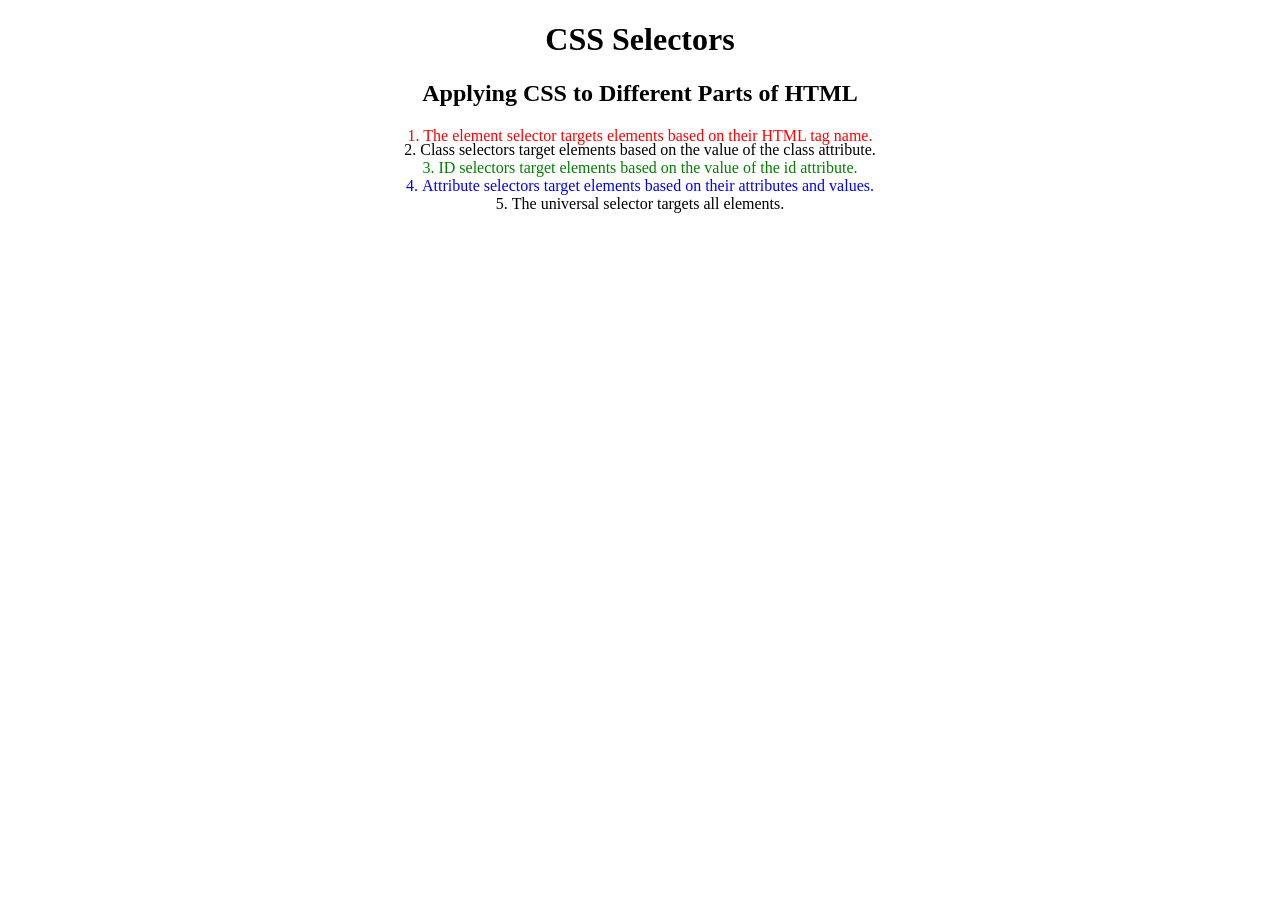
<file: 5.3+CSS+Selectors/5.3 CSS Selectors/index.html>
<!DOCTYPE html>
<html lang="en">

<head>
  <meta charset="UTF-8">
  <title>CSS Selectors</title>
  <link rel="stylesheet" href="./style.css" />
</head>

<body>
  <h1>CSS Selectors</h1>
  <h2>Applying CSS to Different Parts of HTML</h2>
  <!-- TODO 1: Set the CSS for all paragraph tags to "color: red" -->
  <p class="note">1. The element selector targets elements based on their HTML tag name.</p>

  <ol>
    <!-- TODO 2: Set the CSS for all elements with a class of "note" to "font-size: 20px" -->
    <li class="note" value="2">Class selectors target elements based on the value of the class attribute.</li>

    <!-- TODO 3: Set the CSS for the element with an id of "id-selector-demo" to "color: green" -->
    <li class="note" id="id-selector-demo" value="3">ID selectors target elements based on the value of the id
      attribute.</li>

    <!-- TODO 4: Set the CSS for the li elements that have the "value" attribute set to "4" to have "color: blue" -->
    <li class="note" value="4">Attribute selectors target elements based on their attributes and values.</li>

    <!-- TODO 5: Set all elements to have "text-align: center" -->
    <li class="note" value="5">The universal selector targets all elements.</li>
  </ol>
</body>

</html>
</file>
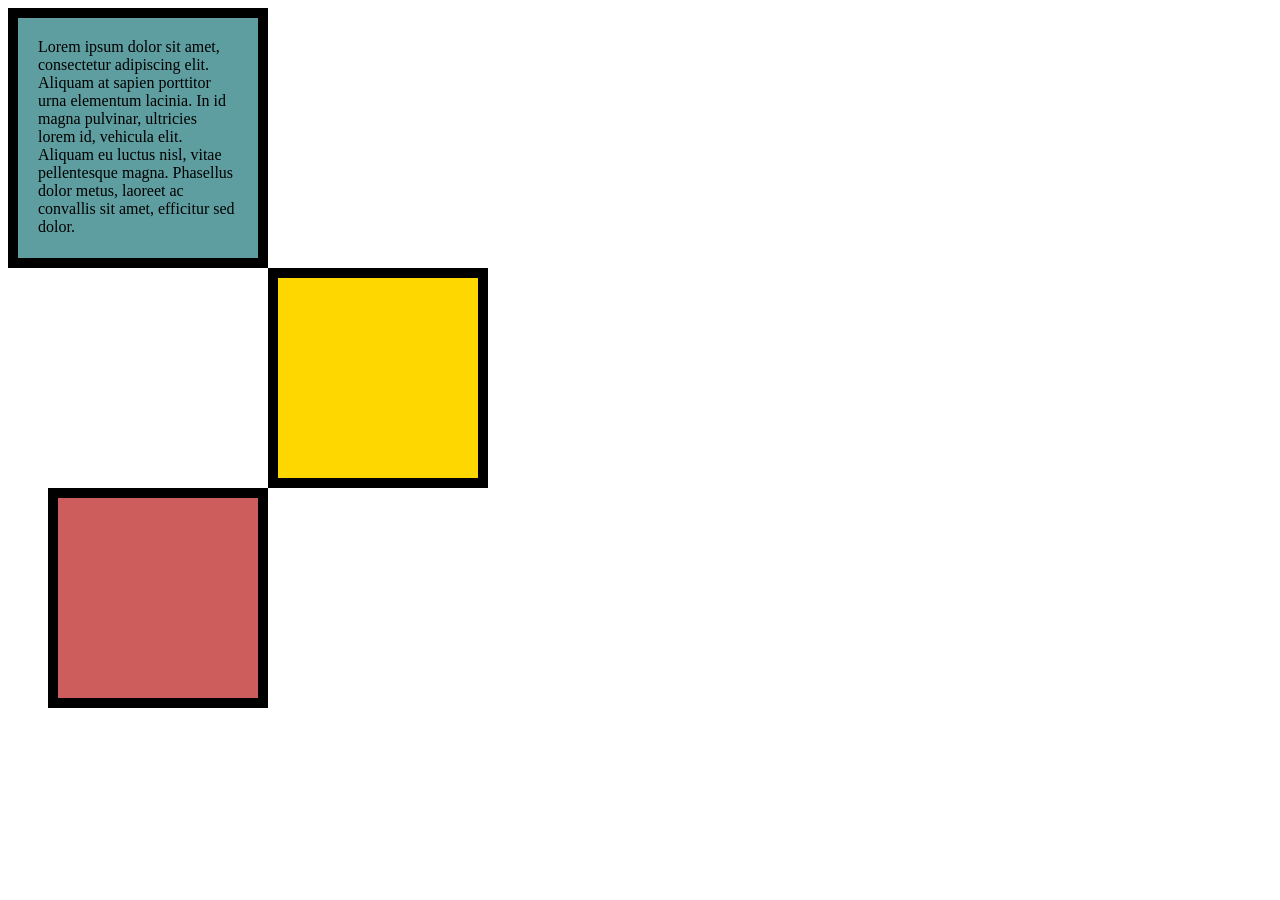
<file: 6.3+CSS+Box+Model/6.3 CSS Box Model/index.html>
<!DOCTYPE html>
<html lang="en">

<head>
  <meta charset="UTF-8">
  <title>CSS Box Model</title>
  <style>
    /* Write your CSS code here */
    p{
      margin: 0;
    }
    #one {
      width: 200px;
      height: 200px;
      background-color: cadetblue;
      border: 10px solid black;
      padding: 20px;
    }
    #two{
      width: 200px;
      height: 200px;
      background-color: gold;
      border:  10px solid black;
      margin-left: 260px;
    }
    #three{
      width: 200px;
      height: 200px;
      background-color: indianred;
      border: 10px solid black;
      margin-left: 40px;
    }


  </style>
</head>

<body>
  <div id="one">
    <p>
      Lorem ipsum dolor sit amet, consectetur adipiscing elit. Aliquam at sapien porttitor urna elementum lacinia. In
      id magna pulvinar, ultricies lorem id, vehicula elit. Aliquam eu luctus nisl, vitae pellentesque magna. Phasellus
      dolor metus, laoreet ac convallis sit amet, efficitur sed dolor.
    </p>
  </div>
  <div id="two"></div>
  <div id="three"></div>

  <!-- TODOs:
1. Create 3 Boxes using the div element.
2. Set their sizes to 200px heigh by 200px wide.
3. Set different background colors for each of the boxes (I used cadetblue, gold and indianred).
4. Add a paragraph <p> element into the first div and add the following words:
    Lorem ipsum dolor sit amet, consectetur adipiscing elit. Aliquam at sapien porttitor urna elementum lacinia. In
    id magna pulvinar, ultricies lorem id, vehicula elit. Aliquam eu luctus nisl, vitae pellentesque magna. Phasellus
    dolor metus, laoreet ac convallis sit amet, efficitur sed dolor.
5. Set the 1st div to have 20px padding all around with a black 10px border.
6. Fix the style of the <p> element to remove all margins.
Hint: Use the CSS inspector in Chrome.
7. Set the 2nd div to have a 20px border on top and bottom and 10px border left and right. (See goal image)
8. Set the 3rd div to have a 10px border 
9. Set the margins for the divs so that each box corner touches the other. (See the goal image)
-->

</body>

</html>
</file>
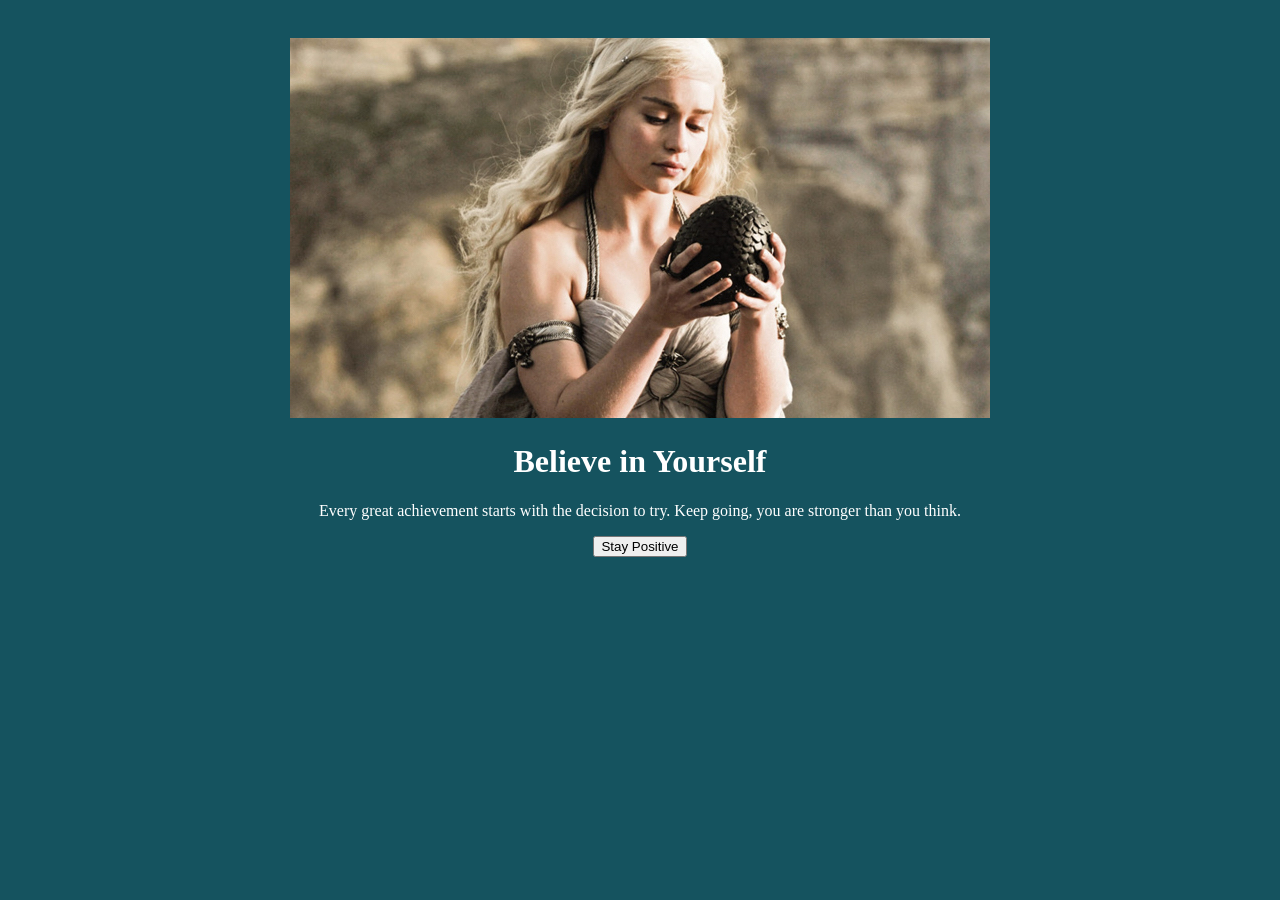
<file: 6.4+Motivation+Meme+Project/6.4 Motivation Meme Project/index.html>
<!-- index.html -->
<!DOCTYPE html>
<html lang="en">
<head>
  <meta charset="UTF-8" />
  <meta name="viewport" content="width=device-width, initial-scale=1.0" />
  <title>Stay Motivated</title>
  <link rel="stylesheet" href="style.css">
</head>
<body>
  <div class="box">
    <img src="./assets/images/poster.jpeg" alt="Motivation" class="hero-img">
    <h1>Believe in Yourself</h1>
    <p>
      Every great achievement starts with the decision to try.
      Keep going, you are stronger than you think.
    </p>
    <button>Stay Positive</button>
  </div>
</body>
</html>



<!-- 
  TODO: Create a motivational post website.
Style it how ever you like. 
Look at the goal image for inspiration.
But it must have the following features:
1. The main h1 text should be using the Regular Libre Baskerville Font from Google Fonts:
  https://fonts.google.com/specimen/Libre+Baskerville
2. The text should be white and background black.
3. Add your own image into the images folder inside assets. It should have a 5px white border.
4. The text should be center aligned.
5. Create a div to contain the h1, p and img elements. Adjust the margins so that the image and text are centered on the page. 
  Hint: You horizontally center a div by giving it a width of 50% and a margin-left of 25%.
  Hint: Set the image to have a width of 100% so it fills the div. 
6. Read about the text-transform property on MDN docs to make the h1 uppercase with CSS.
  https://developer.mozilla.org/en-US/docs/Web/CSS/text-transform 
-->
</file>
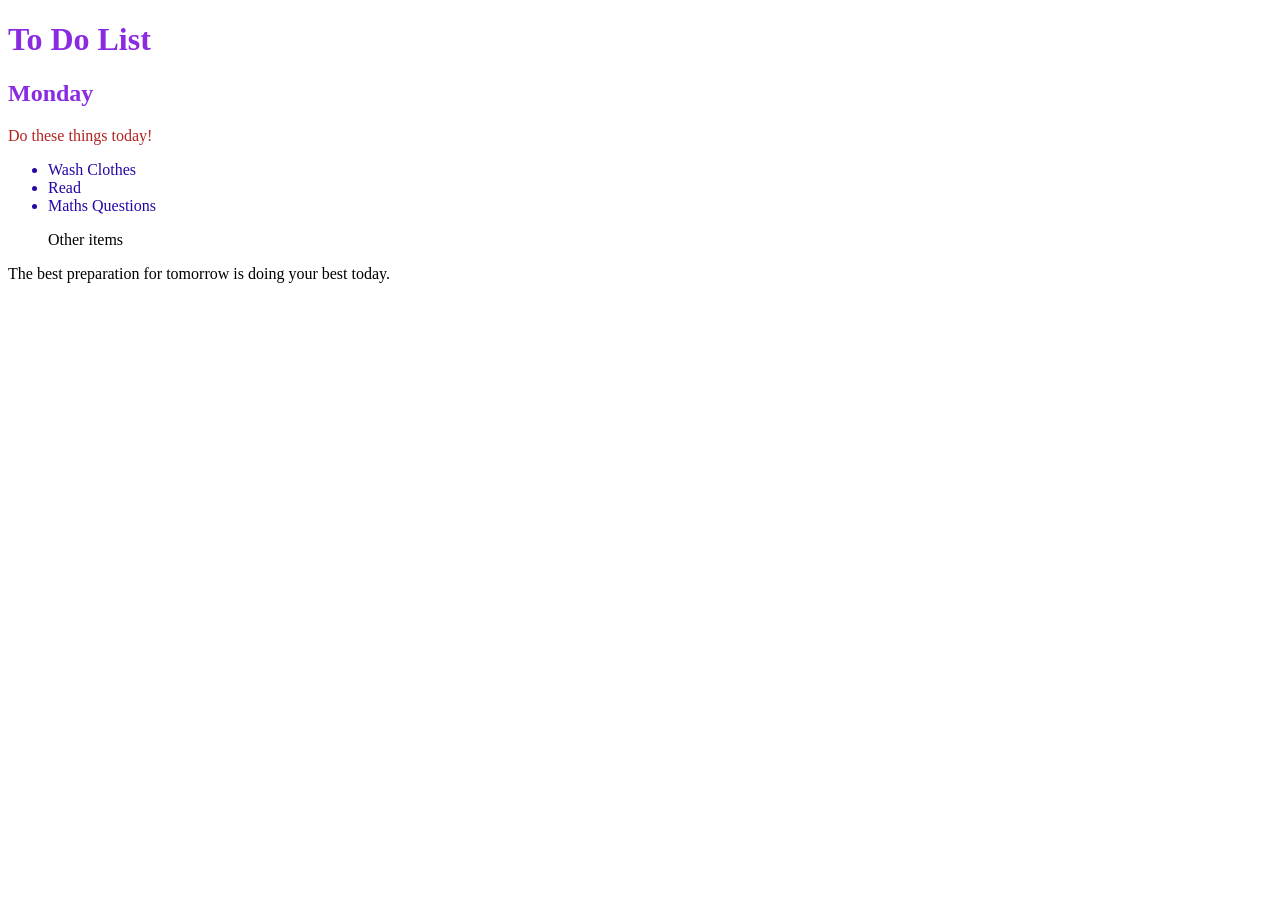
<file: 7.1+Combining+Selectors/7.1 Combining Selectors/index.html>
<!DOCTYPE html>
<html lang="en">

<head>
  <meta charset="UTF-8">
  <title>Combining CSS Selectors</title>
  <link rel="stylesheet" href="./style.css">
</head>

<!-- Don't change any of the HTML code! -->
<body>
  <h1>To Do List</h1>
  <h2>Monday</h2>
  <div class="box">
    <p class="done">Do these things today!</p>
    <ul class="list">
      <li>Wash Clothes</li>
      <li class="done">Read</li>
      <li class="done">Maths Questions</li>
    </ul>
  </div>

  <ul>
    <p class="done">Other items</p>
  </ul>
  <p>The best preparation for tomorrow is doing your best today.</p>

</body>

</html>
</file>
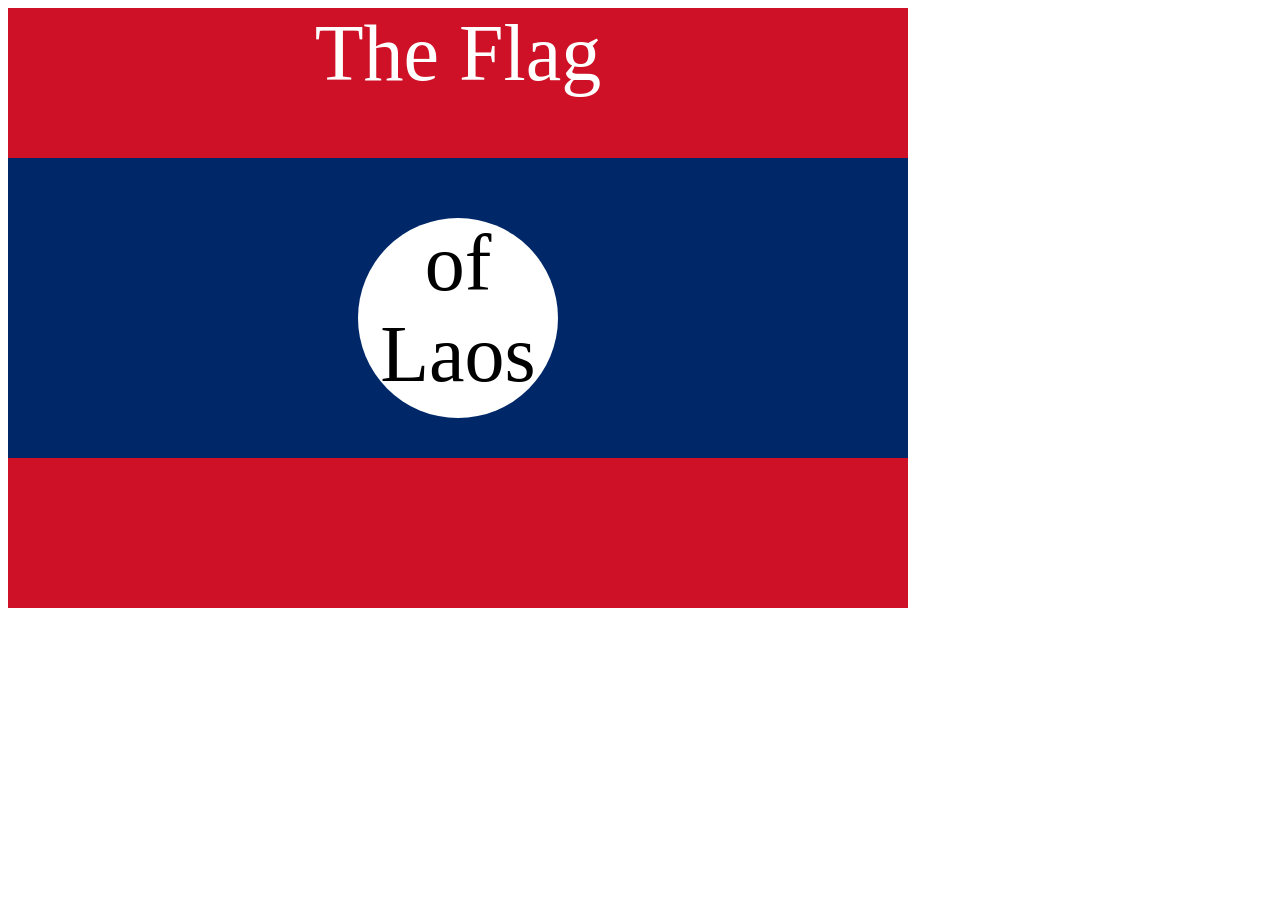
<file: 7.3+Flag+Project/7.3 CSS Flag Project/index.html>
<!DOCTYPE html>
<html lang="en">

<head>
  <meta charset="UTF-8">
  <title>CSS Flag Project</title>
  <style>
    /* Write your CSS Code here */
    .flag {
      width: 900px;
      height: 600px;
      position: relative;
      background-color: #CE1126;

    }

    .flag > div {
      background-color: #002868;
      height: 300px;
      width: 100%;
      position: absolute;
      top: 150px;
    }

    .flag > div > div {
      background-color: white;
      position: absolute;

      height: 200px;
      width: 200px;
      border-radius: 70%;
      top: 60px;
      left: 350px;
    }
    .flag>div div p {
      color: black;
    }
    p {
      font-size: 5rem;
      color: white;
      text-align: center;
      padding: 0;
      margin: 0;
    }

  </style>
</head>

<!-- 
  IMPORTANT! Do not change any HTML
Don't add any classes/ids/elements 
Use what you know about combining selectors 
and CSS specificity instead.
Hint 1: The flag is 900px by 600px and the circle is 200px by 200px.
Hint 2: You can use CSS inspection to get the colors from
https://appbrewery.github.io/flag-of-laos/
-->

<body>
  <div class="flag">
    <p>The Flag</p>
    <div>
      <div>
        <p>of Laos</p>
      </div>
    </div>
  </div>
</body>

</html>
</file>
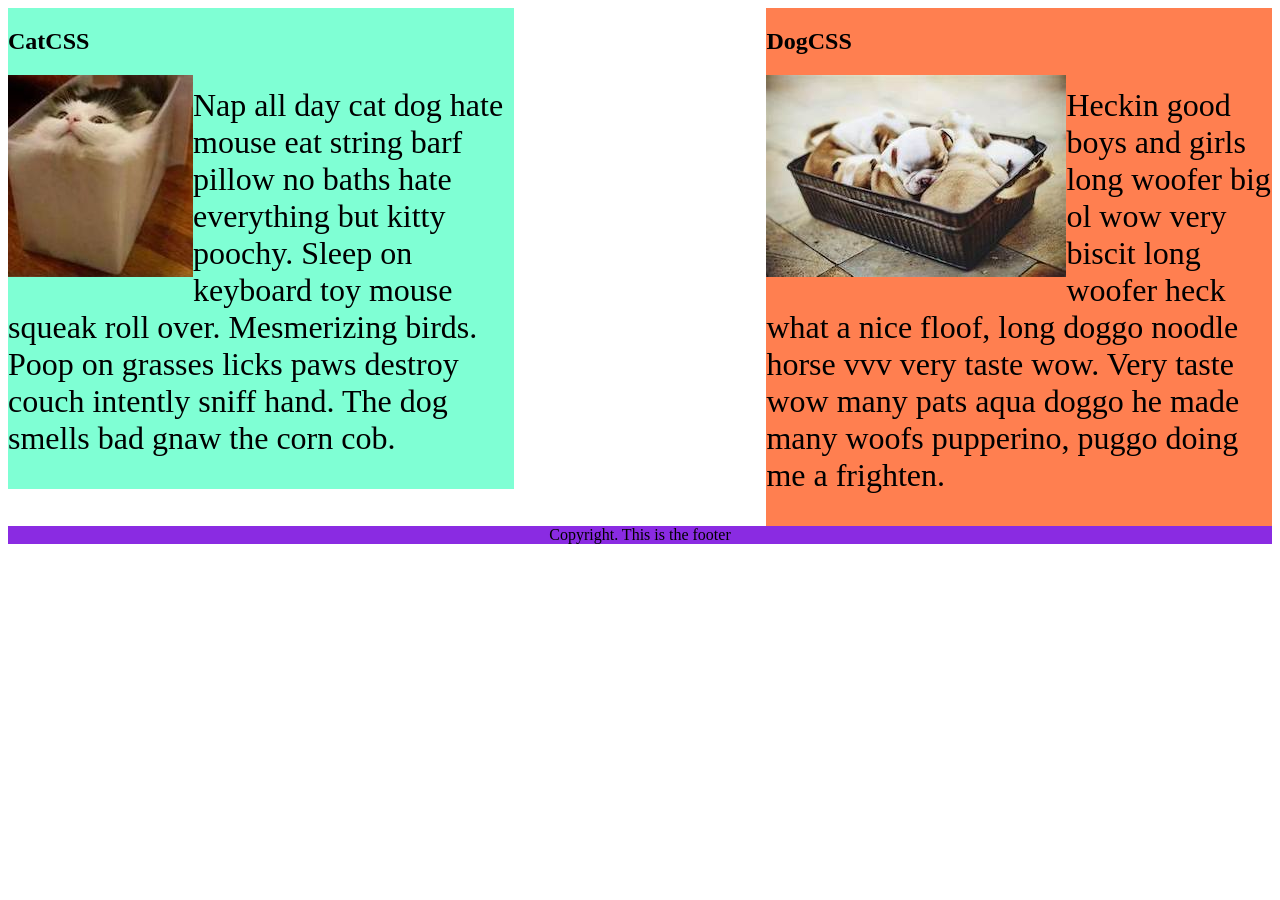
<file: 8.1+CSS+Float/8.1 CSS Float/index.html>
<!DOCTYPE html>
<html lang="en">

<!-- TODO
1. Make both paragraph elements wrap around the image.
2. Use Float to move the cat div to the left and the dog div to the right.
3. Use clear to make the footer go below both the cat and dog div. -->

<head>
  <meta charset="UTF-8">
  <title>CSS Float</title>
  <style>
    /* Page container */
   div {
      display: inline-block;
      width: 40%;
    }

    p {
      font-size: 2em;
    }

    .cat {
      background-color: aquamarine;
      float:left;
    }

    .dog {
      background-color: coral;
      float:right;
    }

    footer {
      text-align: center;
      background-color: blueviolet;
      clear:both
    }
    img{
      float: left;
    }
  </style>
</head>

<body>
  <div class="cat">
    <h2>CatCSS</h2>

    <img src="cat.jpeg" alt="cat in a box" />
    <p class="first-paragraph">Nap all day cat dog hate mouse eat string barf pillow no baths hate everything but kitty
      poochy. Sleep on keyboard
      toy
      mouse squeak roll over. Mesmerizing birds. Poop on grasses licks paws destroy couch intently sniff hand. The dog
      smells
      bad gnaw the corn cob.</p>
  </div>
  <div class="dog">
    <h2>DogCSS</h2>
    <img src="dog.jpeg" alt="dogs in a box" />
    <p class="second-paragraph">Heckin good boys and girls long woofer big ol wow very biscit long woofer heck what a
      nice
      floof, long doggo noodle
      horse vvv very taste wow. Very taste wow many pats aqua doggo he made many woofs pupperino, puggo doing me a
      frighten.</p>
  </div>

  <footer>Copyright. This is the footer</footer>
</body>

</html>
</file>
<file: 7.0+CSS+Cascade/style.css>
/* Don't change the existing CSS. */

.box {
  background-color: blue;
  padding: 10px;
}

p {
  color: yellow;
  margin: 0;
  padding: 0;
}
</file>
<file: DOM Challenge Starting Files/styles.css>
h1 {
  color: red;
}
</file>
<file: 11.3+TinDog+Project/11.3 TinDog Project/css/style.css>
.gradient-background {
  background: linear-gradient(300deg, #00bfff, #ff4c68, #ef8172);
  background-size: 180% 180%;
  animation: gradient-animation 18s ease infinite;
}

@keyframes gradient-animation {
  0% {
    background-position: 0% 50%;
  }
  50% {
    background-position: 100% 50%;
  }
  100% {
    background-position: 0% 50%;
  }
}
.profile-img {
    border-radius: 50%;
    height: 100px;
}
</file>
<file: 5.3+CSS+Selectors/5.3 CSS Selectors/style.css>
ol {
  margin-left: -40px;
  margin-top: -20px;
  list-style-position: inside;
}

/* Write your CSS below, don't change the rules above. */
p{
  color: red;
}
note{
  font-size: 20;
}
#id-selector-demo{
  color: green;
}
li[value="4"]{
  color: blue;
}
*{
  text-align: center;
}
</file>
<file: 6.4+Motivation+Meme+Project/6.4 Motivation Meme Project/style.css>
body {
    background: #15535f;
    font-family: "Georgia", serif;
    text-align: center;
    color: white;
    padding-top: 30px;
}

.meme-container {
    width: 700px;
    margin: auto;
}

.meme-container img {
    width: 100%;
    border: 6px solid white;
}

.title {
    font-size: 36px;
    font-weight: bold;
    margin-top: 20px;
}

.subtitle {
    margin-top: 10px;
    font-size: 16px;
    color: #ccc;
}
</file>
<file: 7.1+Combining+Selectors/7.1 Combining Selectors/style.css>
/* Write your code here: */
h1,h2{
    color: blueviolet
}
div>p{
    color: firebrick;
}
.box li{
    color: rgb(40, 5, 166);
}
</file>
